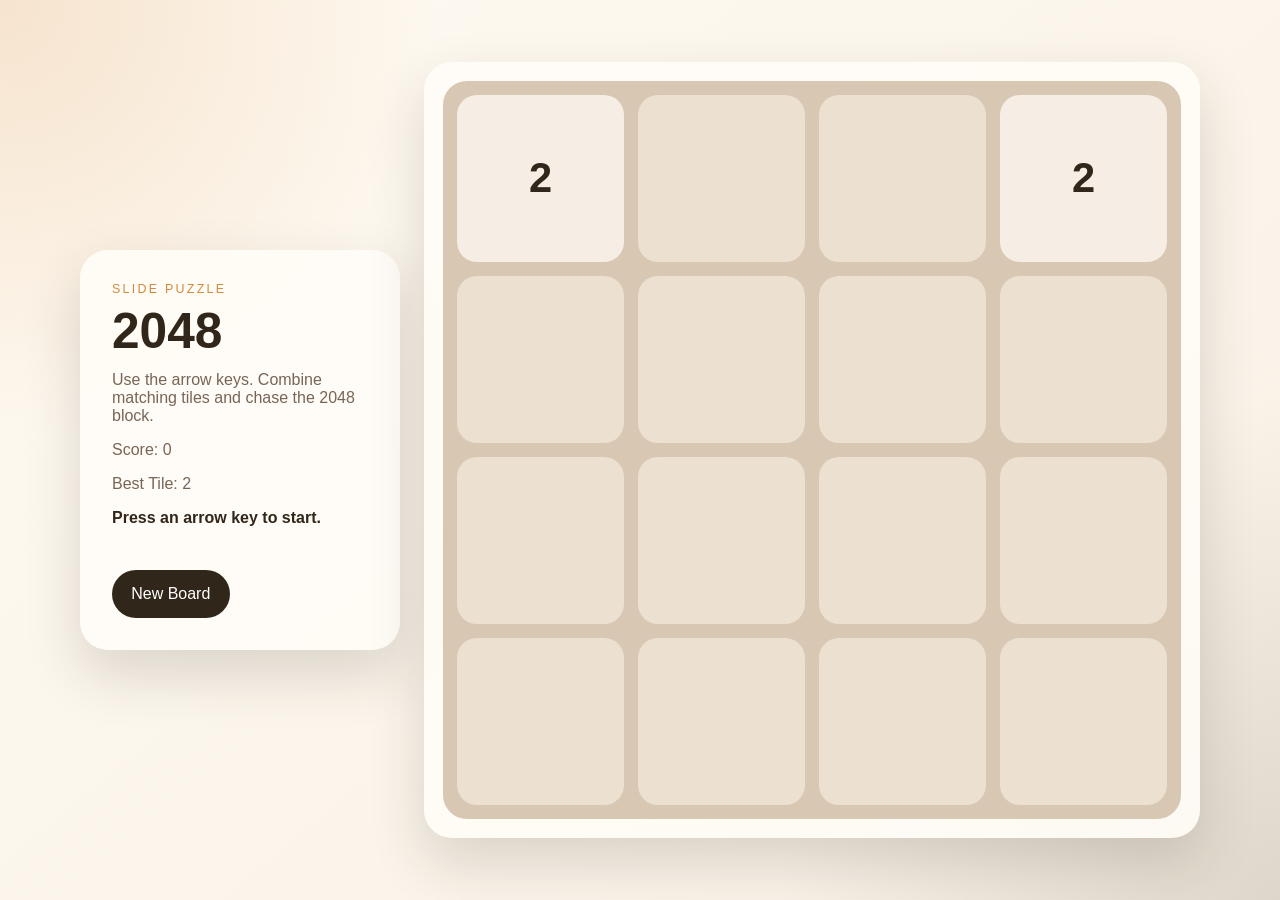
<file: games/2048/index.html>
<!DOCTYPE html>
<html lang="en">
  <head>
    <meta charset="UTF-8" />
    <meta name="viewport" content="width=device-width, initial-scale=1.0" />
    <title>2048</title>
    <link rel="stylesheet" href="styles.css" />
    <script src="script.js" defer></script>
  </head>
  <body>
    <main class="game-shell">
      <section class="panel">
        <p class="eyebrow">Slide Puzzle</p>
        <h1>2048</h1>
        <p class="summary">Use the arrow keys. Combine matching tiles and chase the 2048 block.</p>
        <div class="stats">
          <p id="score">Score: 0</p>
          <p id="best">Best Tile: 0</p>
        </div>
        <p class="status" id="status">Press an arrow key to start.</p>
        <button class="action" id="reset-button" type="button">New Board</button>
      </section>

      <section class="board-panel">
        <div class="board" id="board" aria-label="2048 board"></div>
      </section>
    </main>
  </body>
</html>
</file>
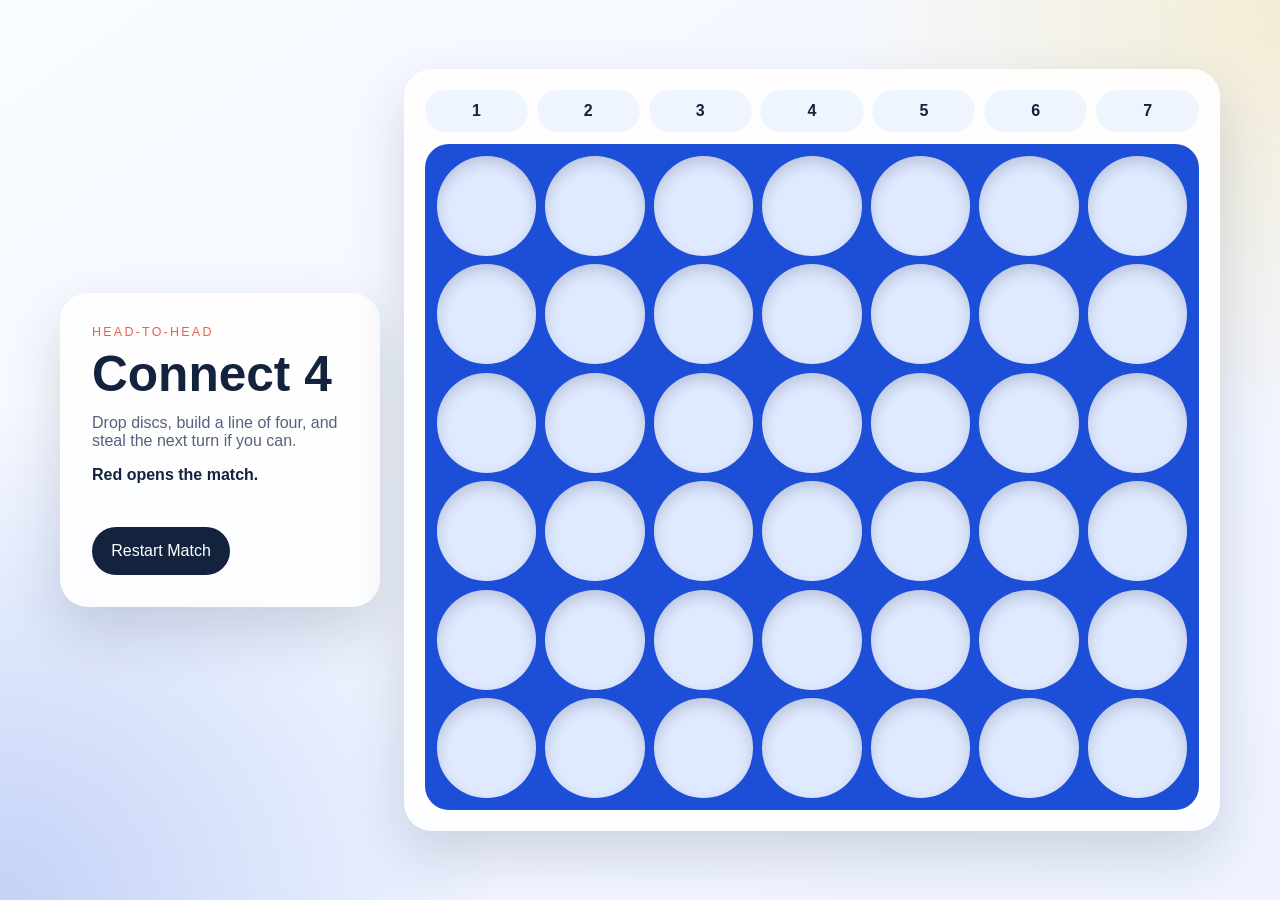
<file: games/connect-4/index.html>
<!DOCTYPE html>
<html lang="en">
  <head>
    <meta charset="UTF-8" />
    <meta name="viewport" content="width=device-width, initial-scale=1.0" />
    <title>Connect 4</title>
    <link rel="stylesheet" href="styles.css" />
    <script src="script.js" defer></script>
  </head>
  <body>
    <main class="game-shell">
      <section class="panel">
        <p class="eyebrow">Head-To-Head</p>
        <h1>Connect 4</h1>
        <p class="summary">Drop discs, build a line of four, and steal the next turn if you can.</p>
        <p class="status" id="status">Red opens the match.</p>
        <button class="action" id="reset-button" type="button">Restart Match</button>
      </section>

      <section class="board-panel">
        <div class="column-controls" id="column-controls" aria-label="Choose a column"></div>
        <div class="board" id="board" aria-label="Connect 4 board"></div>
      </section>
    </main>
  </body>
</html>
</file>
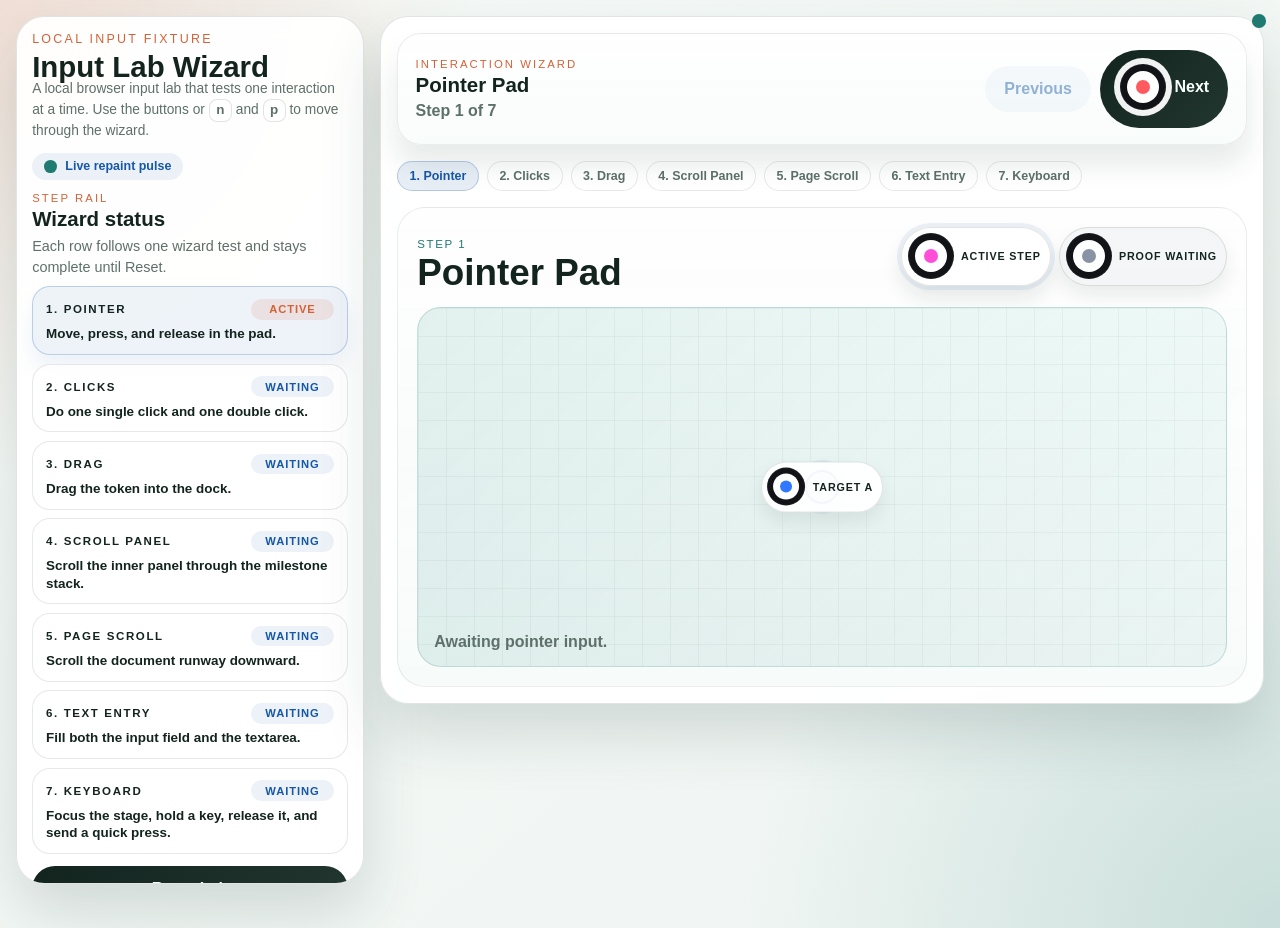
<file: games/input-lab/index.html>
<!DOCTYPE html>
<html lang="en">
  <head>
    <meta charset="UTF-8" />
    <meta name="viewport" content="width=device-width, initial-scale=1.0" />
    <title>Input Lab Wizard</title>
    <link rel="stylesheet" href="styles.css" />
    <script src="script.js" defer></script>
  </head>
  <body>
    <div class="viewport-pulse" aria-hidden="true"></div>
    <main class="lab-shell">
      <aside class="side-panel">
        <div class="intro-block">
          <p class="eyebrow">Local Input Fixture</p>
          <h1>Input Lab Wizard</h1>
          <p class="summary">
            A local browser input lab that tests one interaction at a time. Use the
            buttons or <kbd>n</kbd> and <kbd>p</kbd> to move through the wizard.
          </p>
        </div>

        <div class="signal-pill" aria-label="Live repaint heartbeat">
          <span class="signal-dot" aria-hidden="true"></span>
          <span>Live repaint pulse</span>
        </div>

        <section class="rail-panel" aria-labelledby="step-rail-heading">
          <div class="section-heading">
            <div>
              <p class="eyebrow small">Step Rail</p>
              <h2 id="step-rail-heading">Wizard status</h2>
            </div>
            <p class="section-copy">
              Each row follows one wizard test and stays complete until Reset.
            </p>
          </div>
          <ol class="step-rail" id="step-rail"></ol>
        </section>

        <div class="reset-stack">
          <button class="action-button reset-button" id="reset-button" type="button">Reset Lab</button>
          <p class="reset-note">
            Reset returns the wizard to step 1 and clears all proof and timeline entries.
          </p>
        </div>

        <section class="timeline-panel" aria-labelledby="timeline-heading">
          <div class="timeline-header">
            <div>
              <p class="eyebrow small">Event Timeline</p>
              <h2 id="timeline-heading">Interaction feed</h2>
            </div>
            <span class="timeline-count" id="timeline-count">0 entries</span>
          </div>
          <ol class="timeline" id="timeline"></ol>
        </section>
      </aside>

      <section class="wizard-panel">
        <header class="wizard-header">
          <div class="wizard-copy">
            <p class="eyebrow small">Interaction Wizard</p>
            <h2 id="step-title">Pointer Pad</h2>
            <p class="step-progress" id="step-progress">Step 1 of 7</p>
          </div>
          <div class="wizard-nav">
            <button class="action-button secondary" id="previous-step" type="button">Previous</button>
            <button class="action-button has-vision-marker" id="next-step" type="button">
              <span class="action-button-label">
                <span class="vision-bullseye vision-center-next" aria-hidden="true"></span>
                <span>Next</span>
              </span>
            </button>
          </div>
        </header>

        <ol class="step-strip" id="step-strip" aria-label="Wizard step progress"></ol>

        <div class="wizard-stage">
          <section class="wizard-step is-active" data-step="pointer">
            <article class="stage-card">
              <div class="zone-header">
                <div>
                  <p class="zone-kicker">Step 1</p>
                  <h3>Pointer Pad</h3>
                </div>
                <div class="zone-signals">
                  <div class="vision-badge" data-step-badge="pointer">
                    <span class="vision-bullseye vision-center-step-pointer" aria-hidden="true"></span>
                    <span class="vision-copy">Active step</span>
                  </div>
                  <div class="proof-beacon waiting" data-step-proof="pointer">
                    <span class="vision-bullseye vision-center-proof" aria-hidden="true"></span>
                    <span class="vision-copy" data-step-proof-copy="pointer">Proof waiting</span>
                  </div>
                </div>
              </div>

              <div class="pointer-pad" id="pointer-pad">
                <div class="pointer-grid"></div>
                <div class="pointer-crosshair" id="pointer-crosshair"></div>
                <div class="vision-target-anchor anchor-center" aria-hidden="true">
                  <div class="vision-target-chip">
                    <span class="vision-bullseye vision-center-primary"></span>
                    <span class="vision-copy">Target A</span>
                  </div>
                </div>
                <p class="pointer-label" id="pointer-pad-readout">Awaiting pointer input.</p>
              </div>
            </article>
          </section>

          <section class="wizard-step" data-step="clicks">
            <article class="stage-card">
              <div class="zone-header">
                <div>
                  <p class="zone-kicker">Step 2</p>
                  <h3>Click Targets</h3>
                </div>
                <div class="zone-signals">
                  <div class="vision-badge" data-step-badge="clicks">
                    <span class="vision-bullseye vision-center-step-clicks" aria-hidden="true"></span>
                    <span class="vision-copy">Active step</span>
                  </div>
                  <div class="proof-beacon waiting" data-step-proof="clicks">
                    <span class="vision-bullseye vision-center-proof" aria-hidden="true"></span>
                    <span class="vision-copy" data-step-proof-copy="clicks">Proof waiting</span>
                  </div>
                </div>
              </div>

              <div class="target-row">
                <button class="target-button single" id="click-target" type="button">
                  <span class="vision-target-chip inline-target" aria-hidden="true">
                    <span class="vision-bullseye vision-center-primary"></span>
                    <span class="vision-copy">Target A</span>
                  </span>
                  <span class="target-title">Single Click</span>
                  <span class="target-response" id="click-feedback">Waiting for the first click.</span>
                  <span class="target-count" id="click-count">0</span>
                </button>
                <button class="target-button double" id="double-click-target" type="button">
                  <span class="vision-target-chip inline-target" aria-hidden="true">
                    <span class="vision-bullseye vision-center-secondary"></span>
                    <span class="vision-copy">Target B</span>
                  </span>
                  <span class="target-title">Double Click</span>
                  <span class="target-response" id="double-click-feedback">Waiting for the first double click.</span>
                  <span class="target-count" id="double-click-count">0</span>
                </button>
              </div>

              <p class="step-note" id="click-step-status">Complete both click targets on this step.</p>
            </article>
          </section>

          <section class="wizard-step" data-step="drag">
            <article class="stage-card">
              <div class="zone-header">
                <div>
                  <p class="zone-kicker">Step 3</p>
                  <h3>Drag Lane</h3>
                </div>
                <div class="zone-signals">
                  <div class="vision-badge" data-step-badge="drag">
                    <span class="vision-bullseye vision-center-step-drag" aria-hidden="true"></span>
                    <span class="vision-copy">Active step</span>
                  </div>
                  <div class="proof-beacon waiting" data-step-proof="drag">
                    <span class="vision-bullseye vision-center-proof" aria-hidden="true"></span>
                    <span class="vision-copy" data-step-proof-copy="drag">Proof waiting</span>
                  </div>
                </div>
              </div>

              <div class="drag-lane">
                <div class="drag-track" id="drag-track">
                  <div class="drag-guide">Launch Rail</div>
                  <div class="drag-dropzone" id="drag-dropzone">
                    <div class="vision-target-anchor anchor-center" aria-hidden="true">
                      <div class="vision-target-chip">
                        <span class="vision-bullseye vision-center-secondary"></span>
                        <span class="vision-copy">Target B</span>
                      </div>
                    </div>
                    <span class="drag-drop-title">Dock</span>
                    <strong id="drag-drop-copy">Release the token here</strong>
                  </div>
                  <div class="drag-piece" id="drag-piece" aria-label="Draggable token">
                    <span class="vision-bullseye vision-center-primary" aria-hidden="true"></span>
                  </div>
                </div>
                <p class="step-note" id="drag-step-status">Press, move, and release inside the dock.</p>
              </div>
            </article>
          </section>

          <section class="wizard-step" data-step="scroll-panel">
            <article class="stage-card">
              <div class="zone-header">
                <div>
                  <p class="zone-kicker">Step 4</p>
                  <h3>Inner Scroll Panel</h3>
                </div>
                <div class="zone-signals">
                  <div class="vision-badge" data-step-badge="scroll-panel">
                    <span class="vision-bullseye vision-center-step-scroll-panel" aria-hidden="true"></span>
                    <span class="vision-copy">Active step</span>
                  </div>
                  <div class="proof-beacon waiting" data-step-proof="scroll-panel">
                    <span class="vision-bullseye vision-center-proof" aria-hidden="true"></span>
                    <span class="vision-copy" data-step-proof-copy="scroll-panel">Proof waiting</span>
                  </div>
                </div>
              </div>

              <div class="scroll-shell">
                <div class="scroll-frame" id="scroll-frame">
                  <div class="scroll-stack" id="scroll-stack"></div>
                </div>
                <div class="vision-target-anchor anchor-scroll" aria-hidden="true">
                  <div class="vision-target-chip">
                    <span class="vision-bullseye vision-center-primary"></span>
                    <span class="vision-copy">Wheel here</span>
                  </div>
                </div>
              </div>

              <p class="step-note" id="scroll-panel-status">Wheel the panel to unlock the milestones.</p>
            </article>
          </section>

          <section class="wizard-step page-scroll-step" data-step="page-scroll">
            <article class="stage-card runway-card">
              <div class="zone-header">
                <div>
                  <p class="zone-kicker">Step 5</p>
                  <h3>Page Scroll Runway</h3>
                </div>
                <div class="zone-signals">
                  <div class="vision-badge" data-step-badge="page-scroll">
                    <span class="vision-bullseye vision-center-step-page-scroll" aria-hidden="true"></span>
                    <span class="vision-copy">Active step</span>
                  </div>
                  <div class="proof-beacon waiting" data-step-proof="page-scroll">
                    <span class="vision-bullseye vision-center-proof" aria-hidden="true"></span>
                    <span class="vision-copy" data-step-proof-copy="page-scroll">Proof waiting</span>
                  </div>
                </div>
              </div>

              <div class="runway-columns">
                <div class="runway-copy">
                  <p>
                    Scroll over the open runway. There is no inner wheel target here, so the
                    page itself should move.
                  </p>
                  <div class="proof-beacon waiting runway-proof" id="page-runway-proof">
                    <span class="vision-bullseye vision-center-proof" aria-hidden="true"></span>
                    <span class="vision-copy" id="page-runway-proof-copy">Proof waiting</span>
                  </div>
                  <div class="runway-wheel-zone" aria-hidden="true">
                    <div class="vision-target-chip">
                      <span class="vision-bullseye vision-center-primary"></span>
                      <span class="vision-copy">Wheel here</span>
                    </div>
                  </div>
                  <p class="step-note" id="runway-status">Page scroll marker: top band.</p>
                </div>

                <div class="runway-tower">
                  <section class="runway-band active" id="runway-marker-top">
                    <span class="runway-label">Top Band</span>
                    <strong>Document scroll starts here.</strong>
                  </section>
                  <section class="runway-band" id="runway-marker-middle">
                    <span class="runway-label">Middle Band</span>
                    <strong>Cross this zone to prove real page-level scroll.</strong>
                  </section>
                  <section class="runway-band" id="runway-marker-bottom">
                    <span class="runway-label">Bottom Band</span>
                    <strong>Reach this section to prove deep page scroll.</strong>
                  </section>
                </div>
              </div>
            </article>
          </section>

          <section class="wizard-step" data-step="text-entry">
            <article class="stage-card">
              <div class="zone-header">
                <div>
                  <p class="zone-kicker">Step 6</p>
                  <h3>Text Entry</h3>
                </div>
                <div class="zone-signals">
                  <div class="vision-badge" data-step-badge="text-entry">
                    <span class="vision-bullseye vision-center-step-text-entry" aria-hidden="true"></span>
                    <span class="vision-copy">Active step</span>
                  </div>
                  <div class="proof-beacon waiting" data-step-proof="text-entry">
                    <span class="vision-bullseye vision-center-proof" aria-hidden="true"></span>
                    <span class="vision-copy" data-step-proof-copy="text-entry">Proof waiting</span>
                  </div>
                </div>
              </div>

              <div class="field-grid">
                <label class="field">
                  <span>Input field</span>
                  <div class="field-control">
                    <input id="text-input" type="text" placeholder="Type here with CDP" />
                    <div class="vision-target-anchor anchor-field" aria-hidden="true">
                      <div class="vision-target-chip">
                        <span class="vision-bullseye vision-center-primary"></span>
                        <span class="vision-copy">Target A</span>
                      </div>
                    </div>
                  </div>
                </label>
                <label class="field">
                  <span>Textarea</span>
                  <div class="field-control">
                    <textarea id="text-area" rows="6" placeholder="Type a longer multi-line note"></textarea>
                    <div class="vision-target-anchor anchor-field" aria-hidden="true">
                      <div class="vision-target-chip">
                        <span class="vision-bullseye vision-center-secondary"></span>
                        <span class="vision-copy">Target B</span>
                      </div>
                    </div>
                  </div>
                </label>
              </div>

              <div class="text-preview-grid">
                <article class="text-preview-card">
                  <span class="preview-label">Input Mirror</span>
                  <p id="text-input-preview">Waiting for text input.</p>
                </article>
                <article class="text-preview-card">
                  <span class="preview-label">Textarea Mirror</span>
                  <p id="text-area-preview">Waiting for textarea input.</p>
                </article>
              </div>
            </article>
          </section>

          <section class="wizard-step" data-step="keyboard">
            <article class="stage-card">
              <div class="zone-header">
                <div>
                  <p class="zone-kicker">Step 7</p>
                  <h3>Keyboard Stage</h3>
                </div>
                <div class="zone-signals">
                  <div class="vision-badge" data-step-badge="keyboard">
                    <span class="vision-bullseye vision-center-step-keyboard" aria-hidden="true"></span>
                    <span class="vision-copy">Active step</span>
                  </div>
                  <div class="proof-beacon waiting" data-step-proof="keyboard">
                    <span class="vision-bullseye vision-center-proof" aria-hidden="true"></span>
                    <span class="vision-copy" data-step-proof-copy="keyboard">Proof waiting</span>
                  </div>
                </div>
              </div>

              <div class="keyboard-stage" id="keyboard-stage" tabindex="0" role="button" aria-label="Keyboard stage">
                <div class="vision-target-anchor anchor-center" aria-hidden="true">
                  <div class="vision-target-chip">
                    <span class="vision-bullseye vision-center-primary"></span>
                    <span class="vision-copy">Target A</span>
                  </div>
                </div>
                <p class="stage-tip">Click to focus, then press arrows, Enter, or Space.</p>
                <div class="key-readout emphasis">
                  <span class="key-label">Stage state</span>
                  <strong id="keyboard-stage-status">Waiting for keyboard focus.</strong>
                </div>
                <div class="key-readout">
                  <span class="key-label">Held keys</span>
                  <strong id="held-keys">none</strong>
                </div>
                <div class="key-readout">
                  <span class="key-label">Last quick key</span>
                  <strong id="last-key">none</strong>
                </div>
              </div>
            </article>
          </section>
        </div>
      </section>
    </main>
  </body>
</html>
</file>
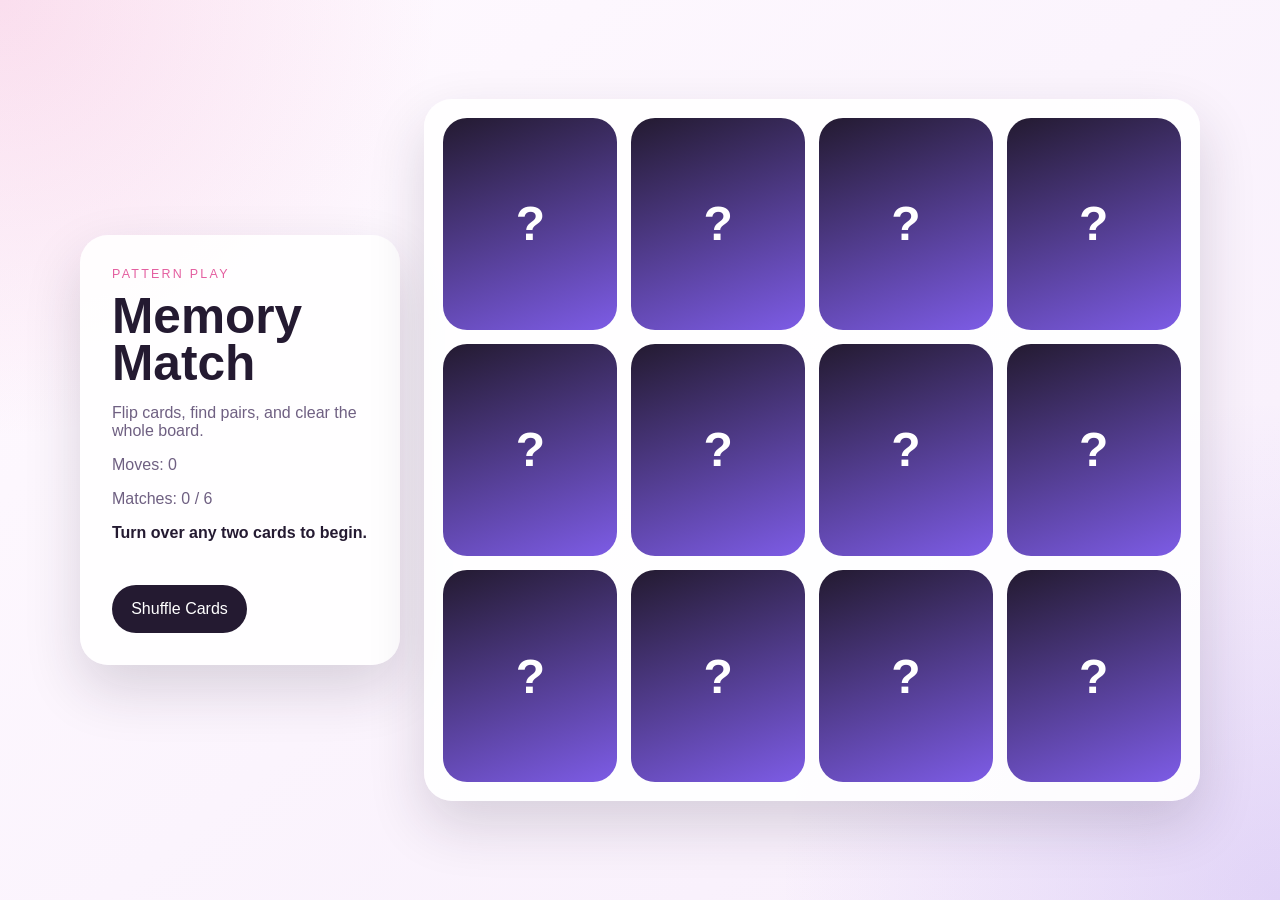
<file: games/memory-match/index.html>
<!DOCTYPE html>
<html lang="en">
  <head>
    <meta charset="UTF-8" />
    <meta name="viewport" content="width=device-width, initial-scale=1.0" />
    <title>Memory Match</title>
    <link rel="stylesheet" href="styles.css" />
    <script src="script.js" defer></script>
  </head>
  <body>
    <main class="game-shell">
      <section class="panel">
        <p class="eyebrow">Pattern Play</p>
        <h1>Memory Match</h1>
        <p class="summary">Flip cards, find pairs, and clear the whole board.</p>
        <div class="stats">
          <p id="moves">Moves: 0</p>
          <p id="matches">Matches: 0 / 6</p>
        </div>
        <p class="status" id="status">Turn over any two cards to begin.</p>
        <button class="action" id="reset-button" type="button">Shuffle Cards</button>
      </section>

      <section class="board-panel">
        <div class="board" id="board" aria-label="Memory card grid"></div>
      </section>
    </main>
  </body>
</html>
</file>
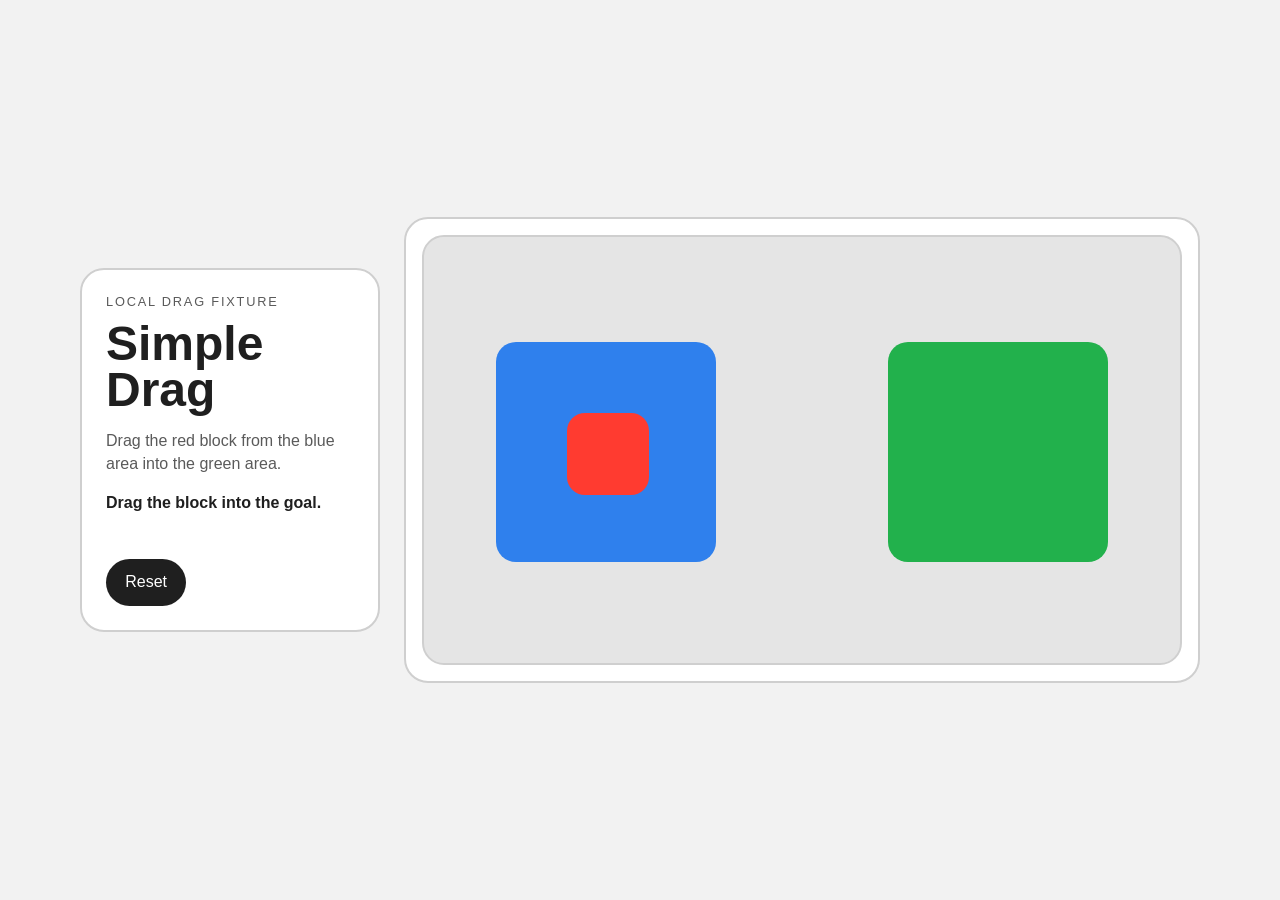
<file: games/simple_drag/index.html>
<!DOCTYPE html>
<html lang="en">
  <head>
    <meta charset="UTF-8" />
    <meta name="viewport" content="width=device-width, initial-scale=1.0" />
    <title>Simple Drag</title>
    <link rel="stylesheet" href="styles.css" />
    <script src="script.js" defer></script>
  </head>
  <body>
    <main class="page">
      <section class="panel">
        <p class="eyebrow">Local Drag Fixture</p>
        <h1>Simple Drag</h1>
        <p class="summary">Drag the red block from the blue area into the green area.</p>
        <p class="status" id="status">Drag the block into the goal.</p>
        <button class="reset-button" id="reset-button" type="button">Reset</button>
      </section>

      <section class="board-panel">
        <div class="stage" id="stage" aria-label="Simple drag stage">
          <div class="zone zone-start" id="start-zone" aria-hidden="true"></div>
          <div class="zone zone-goal" id="goal-zone" aria-hidden="true"></div>
          <div class="drag-block" id="drag-block" aria-label="Draggable block"></div>
        </div>
      </section>
    </main>
  </body>
</html>
</file>
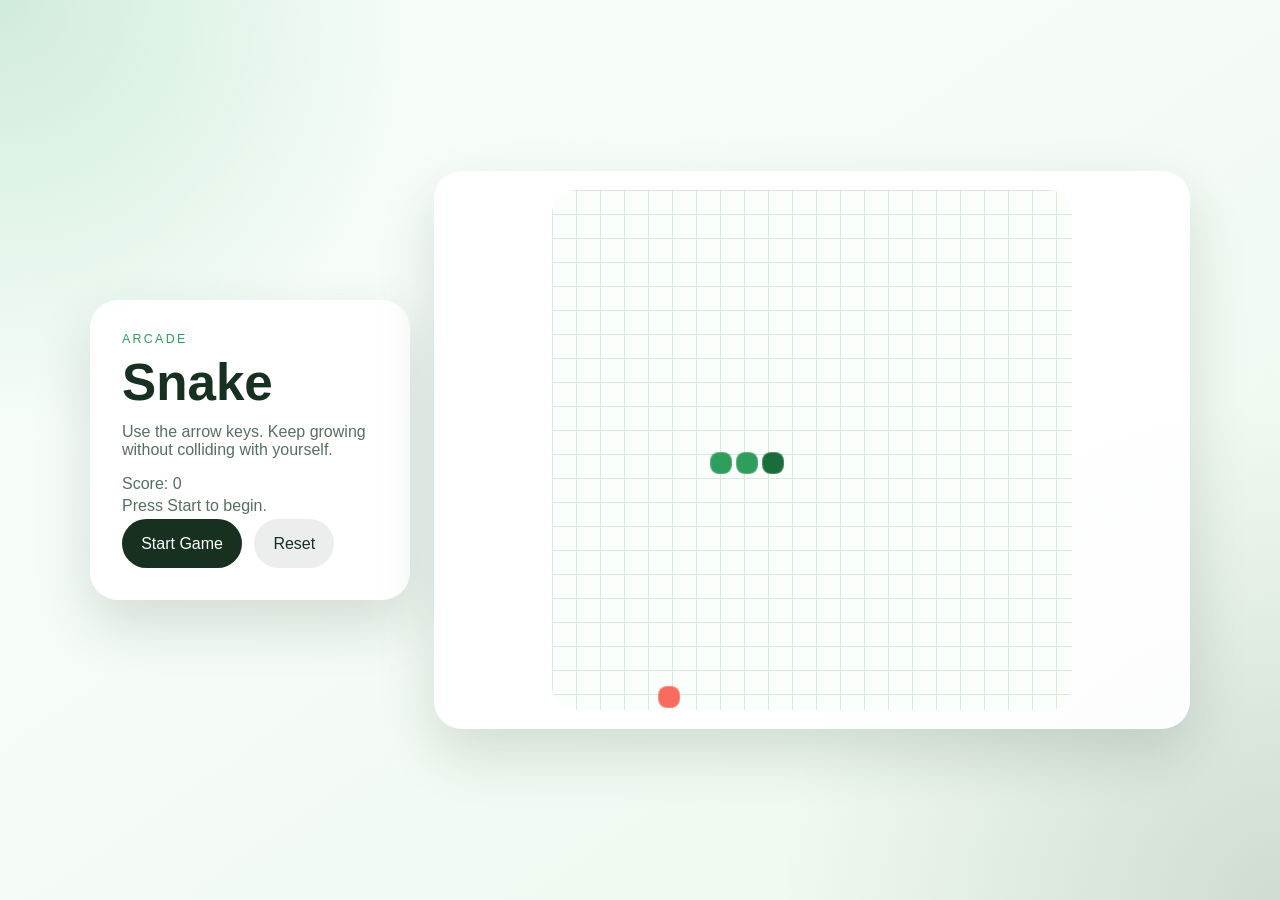
<file: games/snake/index.html>
<!DOCTYPE html>
<html lang="en">
  <head>
    <meta charset="UTF-8" />
    <meta name="viewport" content="width=device-width, initial-scale=1.0" />
    <title>Snake</title>
    <link rel="stylesheet" href="styles.css" />
    <script src="script.js" defer></script>
  </head>
  <body>
    <main class="game-shell">
      <section class="panel">
        <p class="eyebrow">Arcade</p>
        <h1>Snake</h1>
        <p class="summary">Use the arrow keys. Keep growing without colliding with yourself.</p>
        <div class="stats">
          <p id="score">Score: 0</p>
          <p id="status">Press Start to begin.</p>
        </div>
        <div class="actions">
          <button class="action" id="start-button" type="button">Start Game</button>
          <button class="action secondary" id="reset-button" type="button">Reset</button>
        </div>
      </section>

      <section class="board-panel">
        <canvas id="game-canvas" width="480" height="480" aria-label="Snake playfield"></canvas>
      </section>
    </main>
  </body>
</html>
</file>
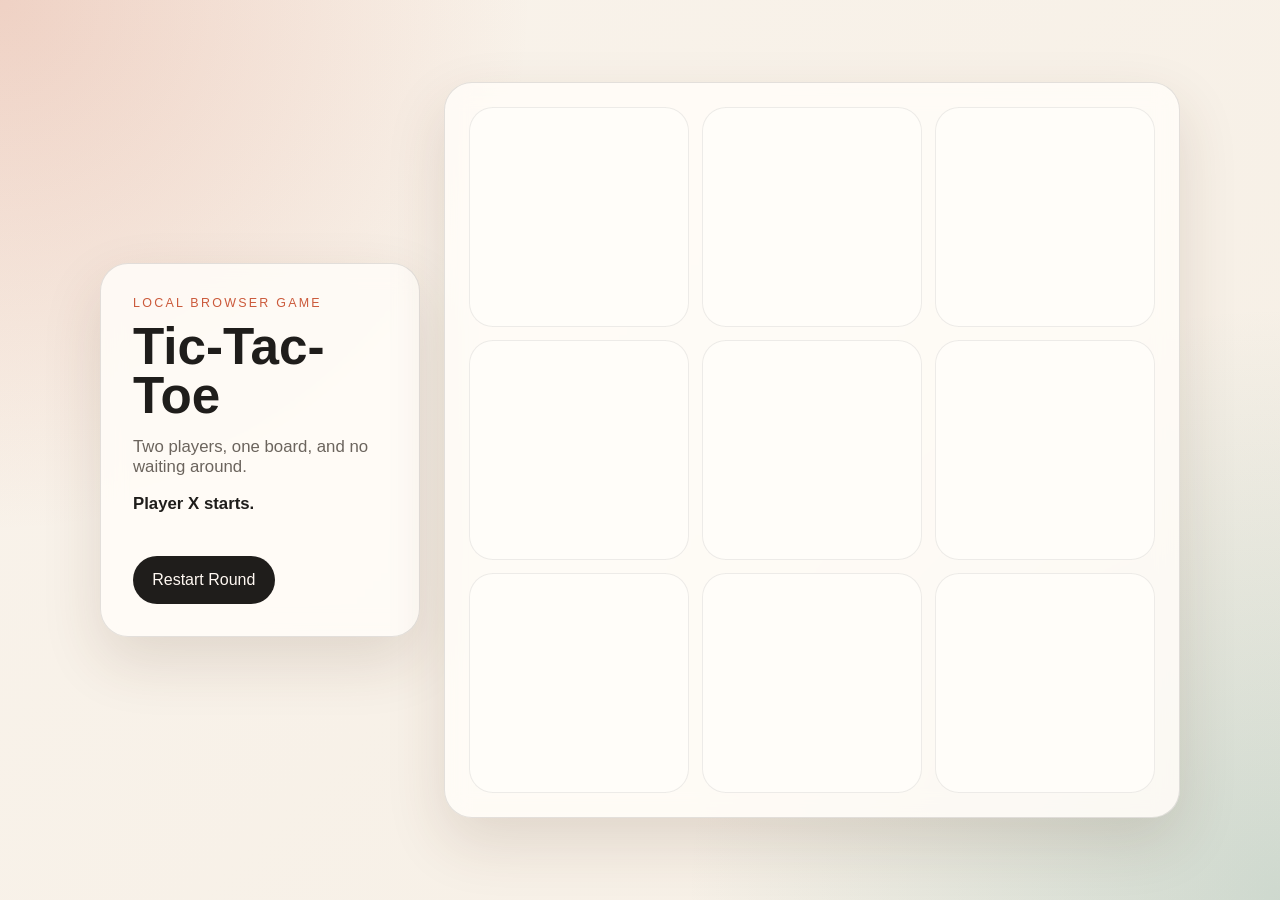
<file: games/tic-tac-toe/index.html>
<!DOCTYPE html>
<html lang="en">
  <head>
    <meta charset="UTF-8" />
    <meta name="viewport" content="width=device-width, initial-scale=1.0" />
    <title>Tic-Tac-Toe</title>
    <link rel="stylesheet" href="styles.css" />
    <script src="script.js" defer></script>
  </head>
  <body>
    <main class="game-shell">
      <section class="panel">
        <p class="eyebrow">Local Browser Game</p>
        <h1>Tic-Tac-Toe</h1>
        <p class="summary">Two players, one board, and no waiting around.</p>
        <p class="status" id="status">Player X starts.</p>
        <button class="action" id="reset-button" type="button">Restart Round</button>
      </section>

      <section class="board-panel">
        <div class="board" id="board" aria-label="Tic-Tac-Toe board">
          <button class="cell" data-index="0" type="button" aria-label="Cell 1"></button>
          <button class="cell" data-index="1" type="button" aria-label="Cell 2"></button>
          <button class="cell" data-index="2" type="button" aria-label="Cell 3"></button>
          <button class="cell" data-index="3" type="button" aria-label="Cell 4"></button>
          <button class="cell" data-index="4" type="button" aria-label="Cell 5"></button>
          <button class="cell" data-index="5" type="button" aria-label="Cell 6"></button>
          <button class="cell" data-index="6" type="button" aria-label="Cell 7"></button>
          <button class="cell" data-index="7" type="button" aria-label="Cell 8"></button>
          <button class="cell" data-index="8" type="button" aria-label="Cell 9"></button>
        </div>
      </section>
    </main>
  </body>
</html>
</file>
<file: games/2048/styles.css>
:root {
  color-scheme: light;
  --bg: #f7f0e5;
  --panel: rgba(255, 252, 247, 0.92);
  --ink: #31261a;
  --muted: #766657;
  --accent: #d38a3c;
  --shadow: 0 24px 56px rgba(49, 38, 26, 0.16);
  --empty: #ece0d0;
}

* {
  box-sizing: border-box;
}

body {
  margin: 0;
  min-height: 100vh;
  font-family: "Avenir Next", "Trebuchet MS", sans-serif;
  color: var(--ink);
  background:
    radial-gradient(circle at top left, rgba(211, 138, 60, 0.2), transparent 28%),
    radial-gradient(circle at bottom right, rgba(73, 57, 41, 0.14), transparent 32%),
    linear-gradient(140deg, #fffaf2, var(--bg));
}

.game-shell {
  width: min(1120px, calc(100% - 2rem));
  margin: 0 auto;
  min-height: 100vh;
  display: grid;
  grid-template-columns: 320px minmax(0, 1fr);
  gap: 1.5rem;
  align-items: center;
  padding: 1.5rem 0;
}

.panel,
.board-panel {
  background: var(--panel);
  border-radius: 28px;
  box-shadow: var(--shadow);
}

.panel {
  padding: 2rem;
}

.board-panel {
  padding: 1.2rem;
}

.eyebrow {
  margin: 0 0 0.75rem;
  text-transform: uppercase;
  letter-spacing: 0.18em;
  font-size: 0.78rem;
  color: var(--accent);
}

h1 {
  margin: 0;
  font-size: clamp(2rem, 5vw, 3.1rem);
  line-height: 0.96;
}

.summary,
.stats {
  color: var(--muted);
}

.status {
  min-height: 2.8rem;
  font-weight: 700;
}

.action {
  border: none;
  border-radius: 999px;
  background: var(--ink);
  color: white;
  padding: 0.95rem 1.2rem;
  font: inherit;
  cursor: pointer;
}

.board {
  display: grid;
  grid-template-columns: repeat(4, minmax(0, 1fr));
  gap: 0.85rem;
  background: #d8c8b3;
  border-radius: 24px;
  padding: 0.85rem;
}

.tile {
  aspect-ratio: 1;
  border-radius: 20px;
  display: grid;
  place-items: center;
  font-weight: 800;
  font-size: clamp(1.4rem, 4vw, 2.6rem);
  background: var(--empty);
  color: var(--ink);
}

.tile[data-value="0"] {
  color: transparent;
}

.tile[data-value="2"] { background: #f6ede4; }
.tile[data-value="4"] { background: #f3e0c7; }
.tile[data-value="8"] { background: #f2b777; color: white; }
.tile[data-value="16"] { background: #f08e5a; color: white; }
.tile[data-value="32"] { background: #ea6d52; color: white; }
.tile[data-value="64"] { background: #db5243; color: white; }
.tile[data-value="128"] { background: #efd36f; }
.tile[data-value="256"] { background: #ebc44f; }
.tile[data-value="512"] { background: #e4b13b; }
.tile[data-value="1024"] { background: #d79b27; color: white; }
.tile[data-value="2048"] { background: #c78616; color: white; }

@media (max-width: 900px) {
  .game-shell {
    grid-template-columns: 1fr;
    align-items: start;
  }
}
</file>
<file: games/connect-4/styles.css>
:root {
  color-scheme: light;
  --bg: #eef3ff;
  --panel: rgba(255, 255, 255, 0.9);
  --ink: #13233e;
  --muted: #53627d;
  --board: #1d4ed8;
  --red: #f15b54;
  --yellow: #f8c73d;
  --slot: #dfe9ff;
  --shadow: 0 24px 56px rgba(19, 35, 62, 0.16);
}

* {
  box-sizing: border-box;
}

body {
  margin: 0;
  min-height: 100vh;
  font-family: "Avenir Next", "Trebuchet MS", sans-serif;
  color: var(--ink);
  background:
    radial-gradient(circle at top right, rgba(248, 199, 61, 0.22), transparent 28%),
    radial-gradient(circle at bottom left, rgba(29, 78, 216, 0.22), transparent 32%),
    linear-gradient(145deg, #f8fbff, var(--bg));
}

.game-shell {
  width: min(1160px, calc(100% - 2rem));
  margin: 0 auto;
  min-height: 100vh;
  display: grid;
  grid-template-columns: 320px minmax(0, 1fr);
  gap: 1.5rem;
  align-items: center;
  padding: 1.5rem 0;
}

.panel,
.board-panel {
  background: var(--panel);
  border-radius: 28px;
  box-shadow: var(--shadow);
}

.panel {
  padding: 2rem;
}

.board-panel {
  padding: 1.3rem;
}

.eyebrow {
  margin: 0 0 0.75rem;
  text-transform: uppercase;
  letter-spacing: 0.18em;
  font-size: 0.78rem;
  color: var(--red);
}

h1 {
  margin: 0;
  font-size: clamp(2rem, 5vw, 3.1rem);
  line-height: 0.96;
}

.summary {
  color: var(--muted);
}

.status {
  min-height: 2.8rem;
  color: var(--ink);
  font-weight: 700;
}

.action {
  border: none;
  border-radius: 999px;
  background: var(--ink);
  color: white;
  padding: 0.95rem 1.2rem;
  font: inherit;
  cursor: pointer;
}

.column-controls {
  display: grid;
  grid-template-columns: repeat(7, minmax(0, 1fr));
  gap: 0.55rem;
  margin-bottom: 0.75rem;
}

.drop-button {
  border: none;
  border-radius: 999px;
  background: #eff5ff;
  color: var(--ink);
  padding: 0.75rem 0;
  font: inherit;
  font-weight: 700;
  cursor: pointer;
}

.drop-button:disabled {
  opacity: 0.45;
  cursor: default;
}

.board {
  display: grid;
  grid-template-columns: repeat(7, minmax(0, 1fr));
  gap: 0.55rem;
  background: var(--board);
  border-radius: 24px;
  padding: 0.75rem;
}

.slot {
  aspect-ratio: 1;
  border-radius: 50%;
  background: var(--slot);
  box-shadow: inset 0 6px 14px rgba(19, 35, 62, 0.18);
}

.slot.red {
  background: var(--red);
}

.slot.yellow {
  background: var(--yellow);
}

@media (max-width: 900px) {
  .game-shell {
    grid-template-columns: 1fr;
    align-items: start;
  }
}
</file>
<file: games/input-lab/styles.css>
:root {
  color-scheme: light;
  --bg: #eef4f1;
  --panel: rgba(255, 255, 255, 0.94);
  --ink: #13241f;
  --muted: #5d7069;
  --line: rgba(19, 36, 31, 0.12);
  --accent: #d46238;
  --accent-2: #1f7a72;
  --accent-3: #1557a8;
  --danger: #b64747;
  --success-bg: rgba(31, 122, 114, 0.14);
  --success-ink: #17574f;
  --shadow: 0 28px 62px rgba(24, 56, 47, 0.16);
}

* {
  box-sizing: border-box;
}

html {
  scroll-behavior: smooth;
}

body {
  margin: 0;
  min-height: 100vh;
  overflow-x: hidden;
  font-family: "Avenir Next", "Trebuchet MS", sans-serif;
  color: var(--ink);
  background:
    radial-gradient(circle at top left, rgba(212, 98, 56, 0.18), transparent 30%),
    radial-gradient(circle at bottom right, rgba(31, 122, 114, 0.18), transparent 34%),
    linear-gradient(140deg, #f7fbf9, var(--bg));
}

button,
input,
textarea,
kbd {
  font: inherit;
}

kbd {
  display: inline-flex;
  align-items: center;
  justify-content: center;
  min-width: 1.45rem;
  padding: 0.08rem 0.38rem;
  border-radius: 0.5rem;
  border: 1px solid rgba(19, 36, 31, 0.12);
  background: rgba(255, 255, 255, 0.9);
  font-size: 0.84rem;
  font-weight: 700;
}

.viewport-pulse {
  position: fixed;
  top: 0.9rem;
  right: 0.9rem;
  width: 0.85rem;
  height: 0.85rem;
  border-radius: 50%;
  background: var(--accent-2);
  box-shadow: 0 0 0 0 rgba(31, 122, 114, 0.18);
  pointer-events: none;
  z-index: 30;
  animation: signal-pulse 1s ease-in-out infinite alternate;
}

.lab-shell {
  width: min(1340px, calc(100% - 2rem));
  margin: 0 auto;
  display: grid;
  grid-template-columns: 348px minmax(0, 1fr);
  gap: 1rem;
  align-items: start;
  padding: 1rem 0 2.75rem;
}

.side-panel,
.wizard-panel {
  background: var(--panel);
  border: 1px solid var(--line);
  border-radius: 28px;
  box-shadow: var(--shadow);
  backdrop-filter: blur(12px);
}

.side-panel {
  position: sticky;
  top: 1rem;
  display: flex;
  flex-direction: column;
  gap: 0.78rem;
  padding: 0.95rem;
  max-height: calc(100vh - 2rem);
  overflow: auto;
}

.wizard-panel {
  padding: 1rem;
}

.eyebrow {
  margin: 0 0 0.45rem;
  font-size: 0.78rem;
  letter-spacing: 0.18em;
  text-transform: uppercase;
  color: var(--accent);
}

.eyebrow.small {
  margin-bottom: 0.25rem;
  font-size: 0.71rem;
}

h1,
h2,
h3 {
  margin: 0;
}

h1 {
  font-size: clamp(1.72rem, 2.3vw, 2.18rem);
  line-height: 0.92;
}

h2 {
  font-size: 1.28rem;
  line-height: 1.08;
}

h3 {
  font-size: clamp(1.7rem, 3vw, 2.3rem);
  line-height: 0.98;
}

.summary,
.section-copy,
.zone-copy,
.step-note,
.timeline-count,
.stage-tip,
.pointer-label,
.reset-note,
.runway-copy p {
  color: var(--muted);
}

.summary {
  margin: 0;
  font-size: 0.86rem;
  line-height: 1.35;
}

.section-copy,
.runway-copy p {
  margin: 0;
  font-size: 0.9rem;
  line-height: 1.45;
}

.signal-pill {
  display: inline-flex;
  align-items: center;
  gap: 0.55rem;
  width: fit-content;
  padding: 0.4rem 0.72rem;
  border-radius: 999px;
  background: rgba(21, 87, 168, 0.08);
  color: var(--accent-3);
  font-size: 0.78rem;
  font-weight: 700;
}

.signal-dot {
  width: 0.8rem;
  height: 0.8rem;
  border-radius: 50%;
  background: var(--accent-2);
  animation: signal-pulse 1.2s ease-in-out infinite;
}

.section-heading {
  display: grid;
  gap: 0.35rem;
}

.rail-panel {
  display: grid;
  gap: 0.55rem;
}

.step-rail {
  list-style: none;
  margin: 0;
  padding: 0;
  display: grid;
  gap: 0.55rem;
}

.step-row {
  display: grid;
  gap: 0.34rem;
  padding: 0.72rem 0.8rem;
  border-radius: 18px;
  border: 1px solid rgba(19, 36, 31, 0.1);
  background: rgba(255, 255, 255, 0.82);
  transition: border-color 140ms ease, box-shadow 140ms ease, background 140ms ease, transform 140ms ease;
}

.step-row.active {
  border-color: rgba(21, 87, 168, 0.24);
  background: rgba(21, 87, 168, 0.07);
  box-shadow: 0 14px 22px rgba(21, 87, 168, 0.08);
}

.step-row.complete {
  border-color: rgba(31, 122, 114, 0.28);
  background:
    linear-gradient(180deg, rgba(31, 122, 114, 0.16), rgba(255, 255, 255, 0.92)),
    rgba(255, 255, 255, 0.92);
  box-shadow: 0 14px 22px rgba(31, 122, 114, 0.09);
}

.step-row-top {
  display: flex;
  justify-content: space-between;
  gap: 0.75rem;
  align-items: center;
}

.step-row-label,
.zone-kicker,
.key-label,
.runway-label,
.preview-label {
  display: block;
  margin-bottom: 0.28rem;
  font-size: 0.72rem;
  letter-spacing: 0.14em;
  text-transform: uppercase;
  color: var(--accent-2);
}

.step-row-label {
  margin-bottom: 0;
  color: var(--ink);
  font-weight: 800;
}

.step-row-summary,
.text-preview-card p,
.key-readout strong {
  margin: 0;
  font-size: 0.84rem;
  line-height: 1.28;
  font-weight: 700;
}

.status-pill {
  display: inline-flex;
  align-items: center;
  justify-content: center;
  min-width: 5.2rem;
  padding: 0.28rem 0.58rem;
  border-radius: 999px;
  font-size: 0.7rem;
  font-weight: 800;
  letter-spacing: 0.08em;
  text-transform: uppercase;
}

.status-pill.waiting {
  background: rgba(21, 87, 168, 0.08);
  color: var(--accent-3);
}

.status-pill.in-progress {
  background: rgba(212, 98, 56, 0.12);
  color: var(--accent);
}

.status-pill.complete {
  background: var(--success-bg);
  color: var(--success-ink);
}

.reset-stack {
  display: grid;
  gap: 0.45rem;
}

.action-button {
  border: none;
  border-radius: 999px;
  background: linear-gradient(135deg, var(--ink), #223730);
  color: #f7fffc;
  padding: 0.88rem 1.18rem;
  cursor: pointer;
  font-weight: 700;
  transition: transform 120ms ease, box-shadow 120ms ease, opacity 120ms ease;
}

.action-button:hover:not(:disabled) {
  transform: translateY(-1px);
  box-shadow: 0 14px 24px rgba(19, 36, 31, 0.14);
}

.action-button.secondary {
  background: rgba(21, 87, 168, 0.08);
  color: var(--accent-3);
}

.action-button:disabled {
  cursor: not-allowed;
  opacity: 0.46;
  box-shadow: none;
}

.reset-note {
  margin: 0;
  font-size: 0.78rem;
  line-height: 1.38;
}

.timeline-panel {
  min-height: 0;
  display: flex;
  flex-direction: column;
  gap: 0.75rem;
  padding: 0.9rem;
  border-radius: 22px;
  background: linear-gradient(180deg, rgba(21, 87, 168, 0.06), rgba(21, 87, 168, 0.01));
  border: 1px solid rgba(21, 87, 168, 0.12);
}

.timeline-header {
  display: flex;
  justify-content: space-between;
  gap: 0.75rem;
  align-items: end;
}

.timeline {
  margin: 0;
  padding-left: 1.15rem;
  display: grid;
  gap: 0.55rem;
  max-height: 150px;
  overflow: auto;
}

.timeline li {
  padding-right: 0.35rem;
  line-height: 1.34;
}

.timeline time {
  font-weight: 700;
  color: var(--accent-3);
  margin-right: 0.35rem;
}

.wizard-header {
  position: sticky;
  top: 1rem;
  z-index: 8;
  display: grid;
  grid-template-columns: minmax(0, 1fr) auto;
  gap: 1rem;
  align-items: center;
  padding: 1rem 1.1rem;
  border-radius: 24px;
  border: 1px solid rgba(19, 36, 31, 0.08);
  background:
    linear-gradient(180deg, rgba(255, 255, 255, 0.96), rgba(248, 252, 250, 0.95)),
    rgba(255, 255, 255, 0.95);
  box-shadow: 0 20px 28px rgba(24, 56, 47, 0.1);
}

.wizard-nav {
  display: flex;
  gap: 0.6rem;
  align-items: center;
}

.step-progress {
  margin: 0.32rem 0 0;
  color: var(--muted);
  font-weight: 700;
}

.step-strip {
  list-style: none;
  margin: 1rem 0 0;
  padding: 0;
  display: flex;
  flex-wrap: wrap;
  gap: 0.5rem;
}

.step-chip {
  display: inline-flex;
  align-items: center;
  padding: 0.42rem 0.72rem;
  border-radius: 999px;
  border: 1px solid rgba(19, 36, 31, 0.1);
  background: rgba(255, 255, 255, 0.88);
  font-size: 0.78rem;
  font-weight: 700;
  color: var(--muted);
}

.step-chip.active {
  border-color: rgba(21, 87, 168, 0.25);
  background: rgba(21, 87, 168, 0.1);
  color: var(--accent-3);
}

.step-chip.complete {
  border-color: rgba(31, 122, 114, 0.24);
  background: rgba(31, 122, 114, 0.1);
  color: var(--success-ink);
}

.wizard-stage {
  padding-top: 1rem;
}

.wizard-step {
  display: none;
}

.wizard-step.is-active {
  display: block;
  animation: step-enter 220ms ease both;
}

.stage-card {
  display: flex;
  flex-direction: column;
  gap: 1rem;
  min-height: 480px;
  padding: 1.2rem;
  border-radius: 28px;
  background:
    linear-gradient(180deg, rgba(255, 255, 255, 0.92), rgba(247, 251, 249, 0.97)),
    linear-gradient(140deg, rgba(31, 122, 114, 0.04), rgba(212, 98, 56, 0.03));
  border: 1px solid rgba(19, 36, 31, 0.08);
}

.zone-header {
  display: flex;
  justify-content: space-between;
  gap: 1rem;
  align-items: start;
}

.zone-copy {
  margin: 0;
  max-width: 22rem;
  text-align: right;
  font-size: 0.95rem;
  line-height: 1.45;
}

.step-note {
  margin: 0;
  font-size: 0.95rem;
  line-height: 1.42;
  font-weight: 700;
}

.pointer-pad {
  position: relative;
  flex: 1;
  min-height: 360px;
  overflow: hidden;
  border-radius: 24px;
  border: 1px solid rgba(31, 122, 114, 0.2);
  background:
    linear-gradient(135deg, rgba(31, 122, 114, 0.1), rgba(31, 122, 114, 0.02)),
    linear-gradient(180deg, #f8fffd, #eef7f5);
}

.pointer-grid {
  position: absolute;
  inset: 0;
  background-image:
    linear-gradient(rgba(19, 36, 31, 0.07) 1px, transparent 1px),
    linear-gradient(90deg, rgba(19, 36, 31, 0.07) 1px, transparent 1px);
  background-size: 28px 28px;
  opacity: 0.6;
}

.pointer-crosshair {
  position: absolute;
  width: 34px;
  height: 34px;
  border-radius: 50%;
  border: 2px solid var(--accent-3);
  background: rgba(21, 87, 168, 0.14);
  transform: translate(-50%, -50%);
  left: 50%;
  top: 50%;
  box-shadow: 0 0 0 10px rgba(21, 87, 168, 0.08);
  transition: left 80ms linear, top 80ms linear, border-color 120ms ease, box-shadow 120ms ease;
}

.pointer-pad.pressed .pointer-crosshair {
  border-color: var(--danger);
  box-shadow: 0 0 0 14px rgba(182, 71, 71, 0.12);
}

.pointer-label {
  position: absolute;
  left: 1rem;
  bottom: 0.9rem;
  margin: 0;
  font-weight: 700;
}

.target-row {
  display: grid;
  grid-template-columns: repeat(2, minmax(0, 1fr));
  gap: 1rem;
  flex: 1;
  min-height: 320px;
}

.target-button {
  border: none;
  border-radius: 28px;
  color: #f8fffc;
  cursor: pointer;
  display: grid;
  align-content: center;
  justify-items: center;
  gap: 0.65rem;
  padding: 1.35rem 1rem;
  font-size: 1.08rem;
  font-weight: 700;
  transition: transform 140ms ease, box-shadow 140ms ease, filter 140ms ease;
}

.target-button.single {
  background: linear-gradient(155deg, var(--accent-2), #1e5f66);
}

.target-button.double {
  background: linear-gradient(155deg, var(--accent), #a9462a);
}

.target-button:hover {
  transform: translateY(-1px);
  box-shadow: 0 14px 22px rgba(19, 36, 31, 0.12);
}

.target-button.complete {
  transform: translateY(-2px) scale(1.01);
  box-shadow: 0 18px 28px rgba(19, 36, 31, 0.18);
  filter: saturate(1.08);
}

.target-title {
  font-size: 1.24rem;
  letter-spacing: 0.04em;
}

.target-response {
  max-width: 14rem;
  font-size: 0.95rem;
  line-height: 1.35;
  color: rgba(248, 255, 252, 0.92);
}

.target-count {
  display: inline-grid;
  place-items: center;
  min-width: 3rem;
  padding: 0.3rem 0.62rem;
  border-radius: 999px;
  background: rgba(255, 255, 255, 0.18);
}

.drag-lane {
  display: flex;
  flex: 1;
  flex-direction: column;
  gap: 0.75rem;
}

.drag-track {
  position: relative;
  flex: 1;
  min-height: 340px;
  border-radius: 24px;
  border: 1px solid rgba(212, 98, 56, 0.18);
  background:
    linear-gradient(90deg, rgba(212, 98, 56, 0.08) 0 40%, rgba(31, 122, 114, 0.08) 40% 100%),
    linear-gradient(180deg, #fffaf7, #f6fcfb);
  overflow: hidden;
}

.drag-guide {
  position: absolute;
  top: 0.95rem;
  left: 0.95rem;
  padding: 0.38rem 0.62rem;
  border-radius: 999px;
  background: rgba(212, 98, 56, 0.12);
  color: var(--accent);
  font-size: 0.75rem;
  font-weight: 700;
  text-transform: uppercase;
  letter-spacing: 0.08em;
}

.drag-dropzone {
  position: absolute;
  top: 3rem;
  right: 1.05rem;
  bottom: 1.05rem;
  width: 36%;
  display: grid;
  place-items: center;
  gap: 0.35rem;
  border-radius: 24px;
  border: 2px dashed rgba(31, 122, 114, 0.35);
  background: rgba(31, 122, 114, 0.1);
  color: var(--accent-2);
  text-align: center;
  padding: 1rem;
}

.drag-drop-title {
  font-size: 0.8rem;
  font-weight: 800;
  letter-spacing: 0.1em;
  text-transform: uppercase;
}

.drag-dropzone strong {
  font-size: 1rem;
  line-height: 1.3;
}

.drag-dropzone.success {
  background: rgba(31, 122, 114, 0.22);
  border-style: solid;
  box-shadow: 0 0 0 8px rgba(31, 122, 114, 0.1);
}

.drag-piece {
  position: absolute;
  width: 62px;
  height: 62px;
  border-radius: 20px;
  background: linear-gradient(135deg, var(--accent), #f0894d);
  box-shadow: 0 12px 20px rgba(212, 98, 56, 0.24);
  cursor: grab;
  transform: translate(-50%, -50%);
  user-select: none;
}

.drag-piece.dragging {
  cursor: grabbing;
  box-shadow: 0 18px 28px rgba(212, 98, 56, 0.32);
}

.scroll-frame {
  height: clamp(420px, 58vh, 520px);
  overflow: auto;
  border-radius: 24px;
  border: 1px solid rgba(21, 87, 168, 0.15);
  background: linear-gradient(180deg, #f9fbff, #eef5ff);
  padding: 0.95rem;
  overscroll-behavior: contain;
}

.scroll-stack {
  display: grid;
  gap: 0.8rem;
}

.milestone {
  display: flex;
  flex-direction: column;
  gap: 0.3rem;
  padding: 1rem;
  border-radius: 18px;
  background: rgba(255, 255, 255, 0.88);
  border: 1px solid rgba(21, 87, 168, 0.12);
  transition: transform 140ms ease, border-color 140ms ease, box-shadow 140ms ease, background 140ms ease;
}

.milestone.reached {
  background: rgba(21, 87, 168, 0.12);
  border-color: rgba(21, 87, 168, 0.28);
  box-shadow: 0 12px 22px rgba(21, 87, 168, 0.08);
}

.milestone.active {
  transform: translateX(6px);
}

.runway-card {
  min-height: 155vh;
}

.runway-columns {
  display: grid;
  grid-template-columns: minmax(0, 300px) minmax(0, 1fr);
  gap: 1rem;
  min-height: 120vh;
}

.runway-copy {
  position: sticky;
  top: 8.7rem;
  display: grid;
  gap: 0.85rem;
  align-self: start;
}

.runway-tower {
  display: grid;
  gap: 22vh;
  align-content: space-between;
  min-height: 120vh;
}

.runway-band {
  display: grid;
  gap: 0.35rem;
  padding: 1.05rem;
  border-radius: 22px;
  border: 1px solid rgba(21, 87, 168, 0.14);
  background: rgba(255, 255, 255, 0.9);
  min-height: 160px;
}

.runway-band.reached,
.runway-band.active {
  border-color: rgba(21, 87, 168, 0.28);
  box-shadow: 0 14px 22px rgba(21, 87, 168, 0.08);
}

.runway-band.reached {
  background: rgba(21, 87, 168, 0.11);
}

.runway-band.active {
  transform: translateX(8px);
}

.field-grid {
  display: grid;
  gap: 0.8rem;
}

.field {
  display: grid;
  gap: 0.38rem;
  padding: 0.15rem;
  border-radius: 18px;
  transition: background 140ms ease, box-shadow 140ms ease;
}

.field.complete {
  background: rgba(31, 122, 114, 0.08);
  box-shadow: inset 0 0 0 1px rgba(31, 122, 114, 0.14);
}

.field span {
  font-size: 0.92rem;
  font-weight: 700;
}

.field input,
.field textarea {
  width: 100%;
  border: 1px solid rgba(19, 36, 31, 0.14);
  border-radius: 18px;
  padding: 1rem;
  background: rgba(255, 255, 255, 0.9);
  color: var(--ink);
  resize: vertical;
}

.field input:focus,
.field textarea:focus {
  outline: 2px solid rgba(21, 87, 168, 0.18);
  border-color: rgba(21, 87, 168, 0.28);
}

.text-preview-grid {
  display: grid;
  grid-template-columns: repeat(2, minmax(0, 1fr));
  gap: 0.8rem;
}

.text-preview-card {
  min-height: 130px;
  padding: 1rem;
  border-radius: 20px;
  border: 1px solid rgba(19, 36, 31, 0.1);
  background: rgba(255, 255, 255, 0.84);
}

.keyboard-stage {
  display: grid;
  gap: 0.9rem;
  flex: 1;
  min-height: 320px;
  padding: 1.2rem;
  border-radius: 24px;
  border: 1px solid rgba(21, 87, 168, 0.16);
  background:
    linear-gradient(135deg, rgba(21, 87, 168, 0.08), rgba(21, 87, 168, 0.02)),
    linear-gradient(180deg, #f9fbff, #eef4ff);
}

.keyboard-stage:focus {
  outline: 2px solid rgba(21, 87, 168, 0.2);
  border-color: rgba(21, 87, 168, 0.32);
}

.keyboard-stage.focused,
.keyboard-stage.complete {
  box-shadow: 0 18px 28px rgba(21, 87, 168, 0.08);
}

.key-readout {
  display: grid;
  gap: 0.25rem;
  padding: 0.82rem 0.9rem;
  border-radius: 18px;
  background: rgba(255, 255, 255, 0.84);
  border: 1px solid rgba(21, 87, 168, 0.12);
}

.key-readout.emphasis {
  background: rgba(21, 87, 168, 0.12);
}

@keyframes signal-pulse {
  from {
    box-shadow: 0 0 0 0 rgba(31, 122, 114, 0.18);
    transform: scale(1);
  }
  to {
    box-shadow: 0 0 0 10px rgba(31, 122, 114, 0);
    transform: scale(1.05);
  }
}

@keyframes step-enter {
  from {
    opacity: 0;
    transform: translateY(10px);
  }
  to {
    opacity: 1;
    transform: translateY(0);
  }
}

@media (max-width: 1080px) {
  .lab-shell {
    grid-template-columns: 1fr;
  }

  .side-panel {
    position: static;
    max-height: none;
  }

  .wizard-header {
    top: 0.5rem;
  }

  .runway-columns {
    grid-template-columns: 1fr;
  }

  .runway-copy {
    position: static;
  }
}

@media (max-width: 820px) {
  .lab-shell {
    width: min(100%, calc(100% - 1rem));
    padding-top: 0.5rem;
  }

  .wizard-header {
    grid-template-columns: 1fr;
  }

  .wizard-nav {
    justify-content: stretch;
  }

  .wizard-nav .action-button {
    flex: 1;
  }

  .zone-header {
    flex-direction: column;
  }

  .zone-copy {
    max-width: none;
    text-align: left;
  }

  .target-row,
  .text-preview-grid {
    grid-template-columns: 1fr;
  }

  .pointer-pad,
  .drag-track,
  .keyboard-stage {
    min-height: 280px;
  }

  .scroll-frame {
    height: 360px;
  }

  .runway-card {
    min-height: 135vh;
  }

  .runway-tower {
    min-height: 96vh;
  }
}

:root {
  --marker-primary: #2f78ff;
  --marker-secondary: #ffbd2e;
  --marker-next: #ff5a5f;
  --marker-proof-waiting: #8894a5;
  --marker-proof-complete: #16c47f;
  --marker-step-pointer: #ff4fd8;
  --marker-step-clicks: #3fd7ff;
  --marker-step-drag: #9167ff;
  --marker-step-scroll-panel: #ff9640;
  --marker-step-page-scroll: #13c2a3;
  --marker-step-text-entry: #ff6b93;
  --marker-step-keyboard: #c7a600;
}

.action-button.has-vision-marker {
  min-width: 8rem;
}

.action-button-label {
  display: inline-flex;
  align-items: center;
  gap: 0.55rem;
}

.zone-signals {
  display: flex;
  flex-wrap: wrap;
  gap: 0.55rem;
  align-items: center;
  justify-content: flex-end;
}

.vision-badge,
.proof-beacon,
.vision-target-chip {
  display: inline-flex;
  align-items: center;
  gap: 0.45rem;
  padding: 0.34rem 0.55rem 0.34rem 0.34rem;
  border-radius: 999px;
  border: 1px solid rgba(19, 36, 31, 0.12);
  background: rgba(255, 255, 255, 0.92);
  color: var(--ink);
  box-shadow: 0 10px 18px rgba(19, 36, 31, 0.08);
}

.vision-badge.active {
  box-shadow: 0 0 0 4px rgba(21, 87, 168, 0.08), 0 12px 22px rgba(19, 36, 31, 0.1);
}

.vision-badge.complete,
.proof-beacon.complete {
  border-color: rgba(22, 196, 127, 0.32);
  background: rgba(22, 196, 127, 0.1);
}

.proof-beacon.waiting {
  background: rgba(136, 148, 165, 0.08);
}

.vision-copy {
  font-size: 0.67rem;
  font-weight: 800;
  letter-spacing: 0.08em;
  text-transform: uppercase;
  white-space: nowrap;
}

.vision-bullseye {
  position: relative;
  width: 38px;
  height: 38px;
  border-radius: 50%;
  flex: none;
  background: #111317;
  box-shadow: inset 0 0 0 1px rgba(255, 255, 255, 0.04);
}

.vision-badge .vision-bullseye,
.proof-beacon .vision-bullseye,
.action-button.has-vision-marker .vision-bullseye {
  width: 46px;
  height: 46px;
}

.action-button.has-vision-marker .vision-bullseye {
  box-shadow:
    0 0 0 6px rgba(255, 255, 255, 0.94),
    inset 0 0 0 1px rgba(255, 255, 255, 0.04);
}

.vision-badge .vision-bullseye::before,
.proof-beacon .vision-bullseye::before,
.action-button.has-vision-marker .vision-bullseye::before {
  inset: 7px;
}

.vision-badge .vision-bullseye::after,
.proof-beacon .vision-bullseye::after,
.action-button.has-vision-marker .vision-bullseye::after {
  inset: 16px;
}

.vision-bullseye::before,
.vision-bullseye::after {
  content: "";
  position: absolute;
  border-radius: 50%;
}

.vision-bullseye::before {
  inset: 6px;
  background: #fff;
}

.vision-bullseye::after {
  inset: 13px;
  background: var(--marker-center, var(--marker-primary));
}

.vision-center-primary {
  --marker-center: var(--marker-primary);
}

.vision-center-secondary {
  --marker-center: var(--marker-secondary);
}

.vision-center-next {
  --marker-center: var(--marker-next);
}

.vision-center-proof {
  --marker-center: var(--marker-proof-waiting);
}

.proof-beacon.complete .vision-center-proof {
  --marker-center: var(--marker-proof-complete);
}

.vision-center-step-pointer {
  --marker-center: var(--marker-step-pointer);
}

.vision-center-step-clicks {
  --marker-center: var(--marker-step-clicks);
}

.vision-center-step-drag {
  --marker-center: var(--marker-step-drag);
}

.vision-center-step-scroll-panel {
  --marker-center: var(--marker-step-scroll-panel);
}

.vision-center-step-page-scroll {
  --marker-center: var(--marker-step-page-scroll);
}

.vision-center-step-text-entry {
  --marker-center: var(--marker-step-text-entry);
}

.vision-center-step-keyboard {
  --marker-center: var(--marker-step-keyboard);
}

.pointer-pad,
.target-button,
.drag-dropzone,
.scroll-shell,
.field-control,
.keyboard-stage,
.runway-wheel-zone {
  position: relative;
}

.vision-target-anchor {
  position: absolute;
  pointer-events: none;
  z-index: 5;
}

.anchor-center {
  top: 50%;
  left: 50%;
  transform: translate(-50%, -50%);
}

.anchor-scroll {
  top: 1rem;
  right: 1rem;
}

.anchor-field {
  top: 0.75rem;
  right: 0.85rem;
}

.inline-target {
  position: absolute;
  top: 0.95rem;
  right: 0.95rem;
  pointer-events: none;
  z-index: 3;
}

.vision-target-chip {
  pointer-events: none;
}

.target-button .vision-target-chip .vision-copy,
.drag-piece .vision-copy {
  color: var(--ink);
}

.drag-piece {
  display: grid;
  place-items: center;
}

.drag-piece .vision-bullseye {
  width: 34px;
  height: 34px;
}

.drag-piece .vision-bullseye::before {
  inset: 5px;
}

.drag-piece .vision-bullseye::after {
  inset: 11px;
}

.drag-piece .vision-copy {
  display: none;
}

.scroll-shell {
  display: block;
}

.scroll-shell .vision-target-chip,
.runway-wheel-zone .vision-target-chip {
  background: rgba(255, 255, 255, 0.96);
}

.runway-proof {
  position: sticky;
  top: 1rem;
  z-index: 4;
  width: fit-content;
  margin: 0.75rem 0 1rem;
}

.runway-wheel-zone {
  display: inline-flex;
  align-items: center;
  justify-content: center;
  min-height: 96px;
  padding: 0.85rem;
  border-radius: 20px;
  border: 1px dashed rgba(21, 87, 168, 0.24);
  background: rgba(21, 87, 168, 0.05);
}

.field-control {
  display: block;
}

.field-control input,
.field-control textarea {
  position: relative;
  z-index: 1;
}

.keyboard-stage .vision-target-chip,
.pointer-pad .vision-target-chip,
.drag-dropzone .vision-target-chip {
  background: rgba(255, 255, 255, 0.95);
}
</file>
<file: games/memory-match/styles.css>
:root {
  color-scheme: light;
  --bg: #f7eefb;
  --panel: rgba(255, 255, 255, 0.9);
  --ink: #241a31;
  --muted: #6f6082;
  --accent: #e45fa0;
  --accent-2: #7d5ce6;
  --shadow: 0 24px 56px rgba(36, 26, 49, 0.16);
}

* {
  box-sizing: border-box;
}

body {
  margin: 0;
  min-height: 100vh;
  font-family: "Avenir Next", "Trebuchet MS", sans-serif;
  color: var(--ink);
  background:
    radial-gradient(circle at top left, rgba(228, 95, 160, 0.18), transparent 28%),
    radial-gradient(circle at bottom right, rgba(125, 92, 230, 0.18), transparent 32%),
    linear-gradient(140deg, #fffaff, var(--bg));
}

.game-shell {
  width: min(1120px, calc(100% - 2rem));
  margin: 0 auto;
  min-height: 100vh;
  display: grid;
  grid-template-columns: 320px minmax(0, 1fr);
  gap: 1.5rem;
  align-items: center;
  padding: 1.5rem 0;
}

.panel,
.board-panel {
  background: var(--panel);
  border-radius: 28px;
  box-shadow: var(--shadow);
}

.panel {
  padding: 2rem;
}

.board-panel {
  padding: 1.2rem;
}

.eyebrow {
  margin: 0 0 0.75rem;
  text-transform: uppercase;
  letter-spacing: 0.18em;
  font-size: 0.78rem;
  color: var(--accent);
}

h1 {
  margin: 0;
  font-size: clamp(2rem, 5vw, 3.1rem);
  line-height: 0.96;
}

.summary,
.stats {
  color: var(--muted);
}

.status {
  min-height: 2.8rem;
  font-weight: 700;
}

.action {
  border: none;
  border-radius: 999px;
  background: var(--ink);
  color: white;
  padding: 0.95rem 1.2rem;
  font: inherit;
  cursor: pointer;
}

.board {
  display: grid;
  grid-template-columns: repeat(4, minmax(90px, 1fr));
  gap: 0.85rem;
}

.card {
  aspect-ratio: 0.82;
  border: none;
  border-radius: 24px;
  background: linear-gradient(160deg, #231a30, #7d5ce6);
  color: white;
  font-size: clamp(2rem, 5vw, 3rem);
  font-weight: 700;
  cursor: pointer;
  transform-style: preserve-3d;
  transition: transform 180ms ease, opacity 180ms ease;
}

.card.revealed,
.card.matched {
  background: linear-gradient(160deg, #fff8fd, #f5f0ff);
  color: var(--ink);
}

.card.matched {
  opacity: 0.72;
}

@media (max-width: 900px) {
  .game-shell {
    grid-template-columns: 1fr;
    align-items: start;
  }

  .board {
    grid-template-columns: repeat(3, minmax(90px, 1fr));
  }
}
</file>
<file: games/simple_drag/styles.css>
:root {
  color-scheme: light;
  --page-bg: #f2f2f2;
  --panel-bg: #ffffff;
  --stage-bg: #e5e5e5;
  --ink: #1f1f1f;
  --muted: #5a5a5a;
  --line: #cfcfcf;
  --start: #2f80ed;
  --goal: #22b14c;
  --block: #ff3b30;
}

* {
  box-sizing: border-box;
}

body {
  margin: 0;
  min-height: 100vh;
  font-family: "Avenir Next", "Trebuchet MS", sans-serif;
  background: var(--page-bg);
  color: var(--ink);
}

.page {
  width: min(1120px, calc(100% - 2rem));
  margin: 0 auto;
  min-height: 100vh;
  display: grid;
  grid-template-columns: 300px minmax(0, 1fr);
  gap: 1.5rem;
  align-items: center;
  padding: 1.5rem 0;
}

.panel,
.board-panel {
  background: var(--panel-bg);
  border: 2px solid var(--line);
  border-radius: 24px;
}

.panel {
  padding: 1.5rem;
}

.board-panel {
  padding: 1rem;
}

.eyebrow {
  margin: 0 0 0.75rem;
  font-size: 0.8rem;
  letter-spacing: 0.14em;
  text-transform: uppercase;
  color: var(--muted);
}

h1 {
  margin: 0;
  font-size: clamp(2rem, 5vw, 3rem);
  line-height: 0.95;
}

.summary,
.status {
  color: var(--muted);
  font-size: 1rem;
  line-height: 1.45;
}

.status {
  min-height: 3rem;
  margin-bottom: 1.25rem;
  color: var(--ink);
  font-weight: 700;
}

.reset-button {
  border: 0;
  border-radius: 999px;
  padding: 0.9rem 1.2rem;
  background: var(--ink);
  color: #ffffff;
  font: inherit;
  cursor: pointer;
}

.stage {
  position: relative;
  min-height: 430px;
  border: 2px solid var(--line);
  border-radius: 22px;
  background: var(--stage-bg);
  overflow: hidden;
  touch-action: none;
}

.stage.won {
  border-color: var(--ink);
}

.zone {
  position: absolute;
  top: 105px;
  width: 220px;
  height: 220px;
  border-radius: 20px;
}

.zone-start {
  left: 72px;
  background: var(--start);
}

.zone-goal {
  right: 72px;
  background: var(--goal);
}

.drag-block {
  position: absolute;
  top: 0;
  left: 0;
  width: 82px;
  height: 82px;
  border-radius: 18px;
  background: var(--block);
  cursor: grab;
  touch-action: none;
}

.drag-block.dragging {
  cursor: grabbing;
}

@media (max-width: 860px) {
  .page {
    grid-template-columns: 1fr;
    align-items: start;
  }

  .zone {
    width: 170px;
    height: 170px;
    top: 120px;
  }

  .zone-start {
    left: 28px;
  }

  .zone-goal {
    right: 28px;
  }
}
</file>
<file: games/snake/styles.css>
:root {
  color-scheme: light;
  --bg: #edf8ee;
  --panel: rgba(255, 255, 255, 0.92);
  --ink: #173020;
  --muted: #557060;
  --accent: #2f9d5b;
  --accent-dark: #1a6d3a;
  --grid: #d8ebda;
  --shadow: 0 24px 56px rgba(23, 48, 32, 0.15);
}

* {
  box-sizing: border-box;
}

body {
  margin: 0;
  min-height: 100vh;
  font-family: "Avenir Next", "Trebuchet MS", sans-serif;
  color: var(--ink);
  background:
    radial-gradient(circle at top left, rgba(47, 157, 91, 0.2), transparent 28%),
    radial-gradient(circle at bottom right, rgba(23, 48, 32, 0.14), transparent 32%),
    linear-gradient(145deg, #f9fffb, var(--bg));
}

.game-shell {
  width: min(1100px, calc(100% - 2rem));
  margin: 0 auto;
  min-height: 100vh;
  display: grid;
  grid-template-columns: 320px minmax(0, 1fr);
  gap: 1.5rem;
  align-items: center;
  padding: 1.5rem 0;
}

.panel,
.board-panel {
  background: var(--panel);
  border-radius: 28px;
  box-shadow: var(--shadow);
}

.panel {
  padding: 2rem;
}

.board-panel {
  padding: 1.2rem;
  display: grid;
  place-items: center;
}

.eyebrow {
  margin: 0 0 0.75rem;
  text-transform: uppercase;
  letter-spacing: 0.18em;
  font-size: 0.78rem;
  color: var(--accent);
}

h1 {
  margin: 0;
  font-size: clamp(2rem, 5vw, 3.2rem);
  line-height: 0.96;
}

.summary,
.stats {
  color: var(--muted);
}

.stats p {
  margin: 0.25rem 0;
}

.actions {
  display: flex;
  gap: 0.75rem;
  flex-wrap: wrap;
}

.action {
  border: none;
  border-radius: 999px;
  padding: 0.95rem 1.2rem;
  font: inherit;
  cursor: pointer;
  background: var(--ink);
  color: white;
}

.action.secondary {
  background: rgba(23, 48, 32, 0.08);
  color: var(--ink);
}

#game-canvas {
  width: min(100%, 520px);
  aspect-ratio: 1;
  border-radius: 24px;
  background:
    linear-gradient(var(--grid) 1px, transparent 1px),
    linear-gradient(90deg, var(--grid) 1px, transparent 1px),
    #fbfffc;
  background-size: 24px 24px;
}

@media (max-width: 900px) {
  .game-shell {
    grid-template-columns: 1fr;
    align-items: start;
  }
}
</file>
<file: games/tic-tac-toe/styles.css>
:root {
  color-scheme: light;
  --bg: #f6efe5;
  --panel: rgba(255, 252, 247, 0.88);
  --ink: #1f1d1b;
  --muted: #6b645d;
  --accent: #cb5a3b;
  --accent-2: #2f7f73;
  --line: rgba(31, 29, 27, 0.12);
  --shadow: 0 24px 60px rgba(82, 50, 28, 0.14);
}

* {
  box-sizing: border-box;
}

body {
  margin: 0;
  min-height: 100vh;
  font-family: "Avenir Next", "Trebuchet MS", sans-serif;
  background:
    radial-gradient(circle at top left, rgba(203, 90, 59, 0.22), transparent 34%),
    radial-gradient(circle at bottom right, rgba(47, 127, 115, 0.2), transparent 38%),
    linear-gradient(135deg, #f9f3eb, var(--bg));
  color: var(--ink);
}

.game-shell {
  width: min(1080px, calc(100% - 2rem));
  margin: 0 auto;
  min-height: 100vh;
  display: grid;
  grid-template-columns: 320px minmax(0, 1fr);
  gap: 1.5rem;
  align-items: center;
  padding: 1.5rem 0;
}

.panel,
.board-panel {
  background: var(--panel);
  border: 1px solid var(--line);
  border-radius: 28px;
  box-shadow: var(--shadow);
  backdrop-filter: blur(12px);
}

.panel {
  padding: 2rem;
}

.board-panel {
  padding: 1.5rem;
}

.eyebrow {
  margin: 0 0 0.75rem;
  font-size: 0.78rem;
  letter-spacing: 0.18em;
  text-transform: uppercase;
  color: var(--accent);
}

h1 {
  margin: 0;
  font-size: clamp(2rem, 5vw, 3.2rem);
  line-height: 0.96;
}

.summary,
.status {
  color: var(--muted);
  font-size: 1.05rem;
}

.status {
  min-height: 2.8rem;
  font-weight: 700;
  color: var(--ink);
}

.action {
  border: none;
  border-radius: 999px;
  background: var(--ink);
  color: #fff8f2;
  padding: 0.95rem 1.2rem;
  font: inherit;
  cursor: pointer;
}

.board {
  display: grid;
  grid-template-columns: repeat(3, minmax(88px, 1fr));
  gap: 0.85rem;
}

.cell {
  aspect-ratio: 1;
  border: 0;
  border-radius: 24px;
  background: #fffdf9;
  box-shadow: inset 0 0 0 1px rgba(31, 29, 27, 0.08);
  color: var(--ink);
  cursor: pointer;
  font-size: clamp(2.8rem, 6vw, 4.2rem);
  font-weight: 800;
  transition: transform 120ms ease, box-shadow 120ms ease, background 120ms ease;
}

.cell:hover:enabled {
  transform: translateY(-2px);
  box-shadow: inset 0 0 0 1px rgba(31, 29, 27, 0.08), 0 18px 26px rgba(31, 29, 27, 0.08);
}

.cell:disabled {
  cursor: default;
}

.cell.x {
  color: var(--accent);
}

.cell.o {
  color: var(--accent-2);
}

@media (max-width: 820px) {
  .game-shell {
    grid-template-columns: 1fr;
    align-items: start;
  }
}
</file>
